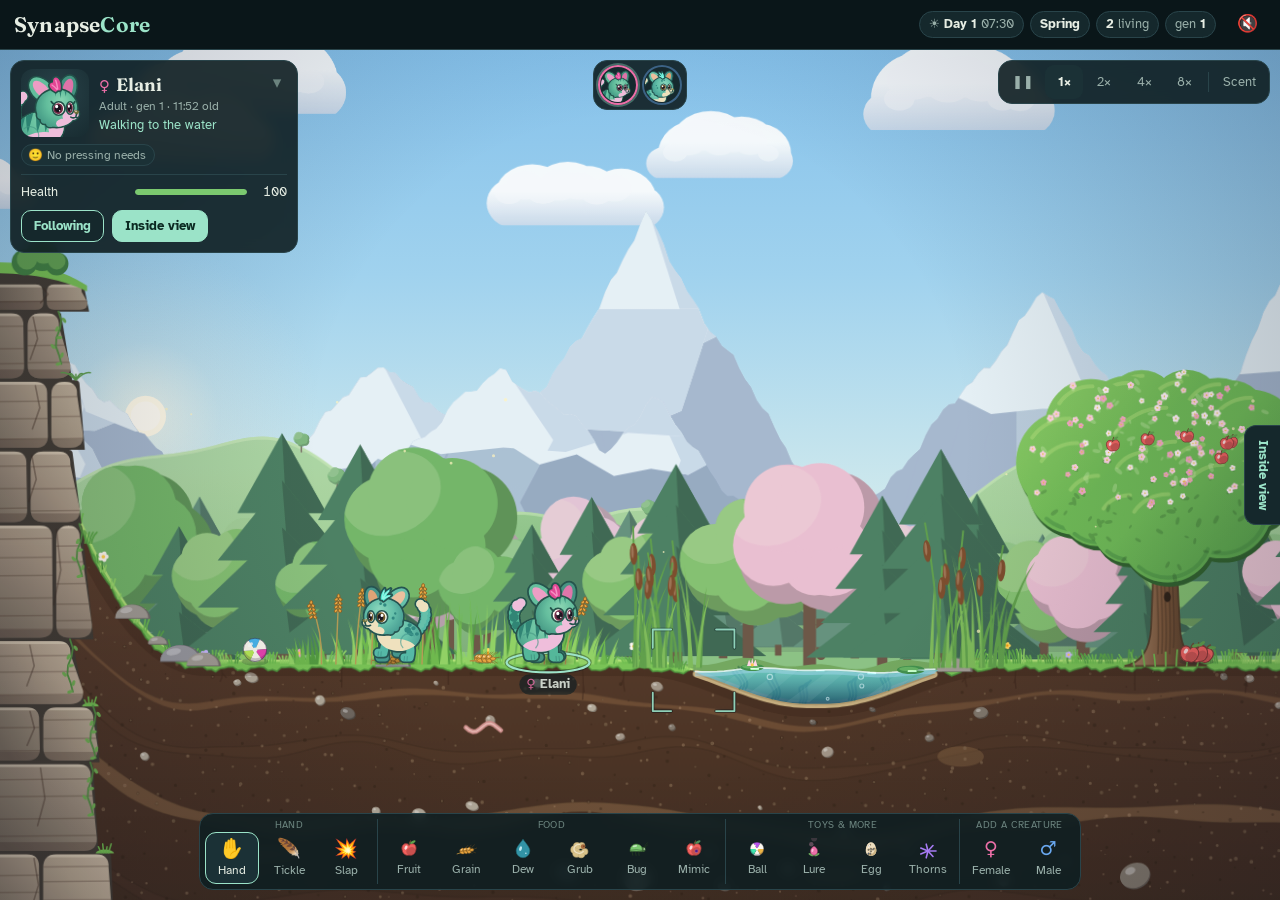
<file: index.html>
<!DOCTYPE html>
<html lang="en">
<head>
  <meta charset="UTF-8" />
  <meta name="viewport" content="width=device-width, initial-scale=1, viewport-fit=cover" />
  <title>SynapseCore</title>
  <link rel="preconnect" href="https://fonts.googleapis.com">
  <link rel="preconnect" href="https://fonts.gstatic.com" crossorigin>
  <link href="https://fonts.googleapis.com/css2?family=Atkinson+Hyperlegible:wght@400;700&family=Fraunces:opsz,wght@9..144,500;9..144,650&display=swap" rel="stylesheet">
  <link rel="stylesheet" href="styles/app.css">
</head>
<body>
  <header class="topbar">
    <div class="wordmark">Synapse<span>Core</span></div>
    <div class="status">
      <span class="chip" title="Day and time of day"><span id="timeIcon" aria-hidden="true">☀</span> <b id="statDay">Day 1</b> <span id="statTime">07:12</span></span>
      <span class="chip" title="Season"><b id="statSeason">Spring</b></span>
      <span class="chip" title="Creatures alive"><b id="statPop">0</b> living</span>
      <span class="chip" title="The latest generation alive">gen <b id="statGen">1</b></span>
      <span class="chip hidden" id="statSpeedChip" title="The computer can't keep up with the chosen speed"><b id="statSpeed">8×</b></span>
    </div>
    <button id="soundBtn" class="icon-btn" aria-label="Turn sound on" title="Sound on or off">🔇</button>
  </header>

  <div id="stage">
    <main id="arena">
      <canvas id="worldCanvas" aria-label="The world. Tap a creature to follow it; drag to carry things; pick a tool below to tickle, slap or drop things."></canvas>

      <div id="creatureCard" class="float">
        <div class="card-top">
          <canvas id="portrait" aria-hidden="true"></canvas>
          <div class="card-id">
            <div class="card-name-row"><span class="sex-glyph" id="cardSex"></span><span class="card-title" id="cardName">Nobody</span></div>
            <div class="card-sub" id="cardSub"></div>
            <div class="doing" id="cardDoing"></div>
          </div>
          <button class="icon-btn small" id="cardToggle" aria-expanded="true" aria-label="Show or hide details" title="Show or hide details"><span class="chev">▾</span></button>
        </div>
        <div class="card-needs" id="cardNeeds" aria-label="Needs"></div>
        <div class="card-events" id="cardEvents" aria-label="What just happened to it"></div>
        <div class="card-more">
          <div class="bars compact-bars" id="cardDrives"></div>
          <div class="row-btns">
            <button class="btn small" id="followBtn" aria-pressed="true">Following</button>
            <button class="btn small primary" id="insideBtn">Inside view</button>
          </div>
        </div>
      </div>

      <div id="strip" class="float" aria-label="Everyone in the world"></div>

      <div id="playback" class="float" role="group" aria-label="Playback">
        <button class="seg" id="pauseBtn" aria-label="Pause" aria-pressed="false" title="Pause or resume (Space)">❚❚</button>
        <button class="seg" data-speed="1" aria-pressed="true" title="Normal speed (1)">1×</button>
        <button class="seg" data-speed="2" aria-pressed="false" title="Twice as fast (2)">2×</button>
        <button class="seg" data-speed="4" aria-pressed="false" title="Four times as fast (3)">4×</button>
        <button class="seg" data-speed="8" aria-pressed="false" title="Eight times as fast (4)">8×</button>
        <span class="divider"></span>
        <button class="seg" id="scentBtn" aria-pressed="false" title="Show the scents in the air">Scent</button>
      </div>

      <div id="log" aria-live="polite"></div>

      <div id="toolbar" class="float" role="toolbar" aria-label="Hand, food, toys and new creatures">
        <div id="toolTray"></div>
      </div>

      <div id="toast" class="float hidden" role="status" aria-live="polite"></div>

      <button id="labOpenBtn" aria-controls="labPanel" aria-expanded="false">Inside view</button>
    </main>

    <aside id="labPanel" aria-label="Inside view">
      <div id="sheetHandle" role="button" tabindex="0" aria-label="Drag or tap to resize the inside view"><span></span></div>
      <div id="labInner">
        <nav class="tabs" role="tablist">
          <button class="tab" role="tab" data-deck="body" aria-selected="true"><span aria-hidden="true">🫀</span><span class="tab-text">Body</span></button>
          <button class="tab" role="tab" data-deck="brain" aria-selected="false"><span aria-hidden="true">🧠</span><span class="tab-text">Brain</span></button>
          <button class="tab" role="tab" data-deck="genes" aria-selected="false"><span aria-hidden="true">🧬</span><span class="tab-text">Genes</span></button>
          <button class="tab" role="tab" data-deck="family" aria-selected="false"><span aria-hidden="true">🌳</span><span class="tab-text">Family</span></button>
          <button class="tab" role="tab" data-deck="world" aria-selected="false"><span aria-hidden="true">🌿</span><span class="tab-text">World</span></button>
          <button class="icon-btn" id="labCloseBtn" aria-label="Close inside view">✕</button>
        </nav>

        <p class="empty no-creature deck-empty">Nobody is being followed. Tap a creature in the world.</p>

        <!-- Body -->
        <div class="deck" id="deck-body" role="tabpanel">
          <div class="deck-intro needs-creature">
            <h2>Body</h2>
            <p class="life-line" id="lifeLine"></p>
          </div>
          <section class="block needs-creature"><h3>Drives</h3>
            <p class="note">Chemicals made by its body. A drive rises when a need goes unmet; relief turns it into reward.</p>
            <div class="bars two-col" id="barsDrives"></div>
          </section>
          <section class="block needs-creature"><h3>The last two minutes</h3>
            <div class="chart-frame"><canvas id="historyCanvas" aria-label="Drive history"></canvas></div>
            <div class="legend" id="historyLegend"></div>
          </section>
          <section class="block needs-creature"><h3>Feelings</h3>
            <p class="note">Reward and punishment are what the brain learns from.</p>
            <div class="bars" id="barsFeelings"></div>
          </section>
          <section class="block needs-creature"><h3>Vitals</h3><div class="bars" id="barsVitals"></div></section>
          <section class="block needs-creature"><h3>Energy</h3><div class="bars" id="barsEnergy"></div></section>
          <section class="block needs-creature"><h3>Food and water</h3><div class="bars two-col" id="barsNutrients"></div></section>
          <section class="block needs-creature"><h3>Hormones</h3><div class="bars two-col" id="barsHormones"></div></section>
          <section class="block needs-creature"><h3>Other chemicals</h3><div class="bars" id="barsOther"></div></section>
        </div>

        <!-- Brain -->
        <div class="deck hidden" id="deck-brain" role="tabpanel">
          <div class="deck-intro needs-creature">
            <h2>Brain</h2>
            <p id="brainCounts"></p>
          </div>
          <section class="mind needs-creature" aria-label="What its brain is doing now"><div id="mindRows"></div></section>
          <div class="brain-tools needs-creature">
            <button class="seg-btn" id="wiringBtn" aria-pressed="false">All wiring</button>
          </div>
          <div class="brain-frame needs-creature"><canvas id="brainCanvas" aria-label="Brain map. Tap a cell or a region to look inside."></canvas></div>
          <div class="legend needs-creature">
            <span><i class="ring" style="border-color:var(--accent)"></i>looking at</span>
            <span><i class="ring" style="border-color:var(--energy)"></i>doing</span>
            <span><i style="background:var(--pulse)"></i>signal travelling</span>
            <span><i class="line" style="background:var(--water)"></i>excites</span>
            <span><i class="line" style="background:var(--stress)"></i>holds back</span>
            <span><i style="background:var(--joy)"></i>reward signal</span>
            <span><i style="background:var(--stress)"></i>punishment signal</span>
          </div>
          <div class="neuron-card needs-creature">
            <div class="empty" id="neuronEmpty">Tap a cell or a region in the brain above to look inside it.</div>
            <div id="regionDetail" class="hidden">
              <div class="neuron-head"><span class="neuron-name" id="regionName"></span><span class="neuron-lobe" id="regionSize"></span></div>
              <p class="role" id="regionAbout"></p>
              <div class="facts" id="regionFacts"></div>
              <div class="row-btns"><button class="btn" id="clearRegionBtn">Deselect</button></div>
            </div>
            <div id="neuronDetail" class="hidden">
              <div class="neuron-head"><span class="neuron-name" id="neuronName"></span><span class="neuron-lobe" id="neuronLobe"></span></div>
              <p class="role" id="neuronRole"></p>
              <div class="facts" id="neuronFacts"></div>
              <div class="row-btns">
                <button class="btn primary" id="stimulateBtn">Stimulate</button>
                <button class="btn" id="clearNeuronBtn">Deselect</button>
              </div>
              <div class="links" id="neuronLinks"></div>
            </div>
          </div>
          <section class="block needs-creature">
            <h3 id="scopeTitle">Charge</h3>
            <p class="note">Its membrane charge over the last two seconds; it stops while paused. It fires when the line reaches the dashed threshold.</p>
            <div class="scope-frame"><canvas id="scopeCanvas" aria-label="Membrane potential"></canvas></div>
          </section>
          <section class="block needs-creature">
            <h3>Muscles</h3>
            <p class="note">How often each muscle's cell fires. The muscles compete: the winner is what it has decided to do.</p>
            <div class="bars two-col" id="barsMuscles"></div>
          </section>
          <section class="block needs-creature">
            <h3>What it has learned</h3>
            <p class="note">What sights and smells have come to predict, learned in life. Everything starts out meaning nothing.</p>
            <div class="learned" id="learnedList"></div>
          </section>
        </div>

        <!-- Genes -->
        <div class="deck hidden" id="deck-genes" role="tabpanel">
          <div class="deck-intro needs-creature">
            <h2>Genes</h2>
            <p id="genesSummary"></p>
          </div>
          <section class="block needs-creature"><h3>What its genes built</h3><div class="traits" id="traitList"></div></section>
          <section class="block needs-creature"><h3>Mutations</h3><div class="mutations" id="mutationList"></div></section>
          <div class="gene-find needs-creature">
            <input type="search" id="geneFilter" placeholder="Find a gene: hunger, tickled, sight…" aria-label="Find a gene" autocomplete="off">
            <span class="note" id="geneFilterCount"></span>
          </div>
          <details class="gene-group needs-creature" open><summary>Body <span class="count" id="genes-body-count"></span></summary><div class="genes" id="genes-body"></div></details>
          <details class="gene-group needs-creature"><summary>Brain <span class="count" id="genes-brain-count"></span></summary><div class="genes" id="genes-brain"></div></details>
          <details class="gene-group needs-creature"><summary>Chemistry <span class="count" id="genes-chemistry-count"></span></summary><div class="genes" id="genes-chemistry"></div></details>
          <details class="gene-group needs-creature"><summary>Instincts <span class="count" id="genes-instinct-count"></span></summary>
            <p class="note">Dreamt while asleep: the inputs, then the action, then the feeling, so it learns them without living them.</p>
            <div class="genes" id="genes-instinct"></div></details>
          <details class="dna needs-creature">
            <summary>Raw DNA</summary>
            <p class="note">A gene is read only where a promoter byte (A5, underlined) sits in front of it. Dim bytes are silent DNA that mutation can turn into new genes.</p>
            <div class="dna-grid" id="dnaGrid"></div>
          </details>
        </div>

        <!-- Family -->
        <div class="deck hidden" id="deck-family" role="tabpanel">
          <div class="deck-intro needs-creature">
            <h2>Family</h2>
            <p id="familyLine"></p>
            <button class="btn small hidden" id="familyBackBtn"></button>
          </div>
          <section class="block needs-creature"><h3>Family tree</h3>
            <p class="note">Tap a relative: the living are followed, the dead show their own family.</p>
            <div class="tree-frame"><canvas id="familyCanvas" aria-label="Family tree: parents and grandparents above, brothers, sisters and mates beside, children and grandchildren below. The lists under it name everyone."></canvas></div>
          </section>
          <section class="block needs-creature"><h3>Parents</h3><div class="roster" id="familyParents"></div></section>
          <section class="block needs-creature"><h3>Grandparents</h3><div class="roster" id="familyGrandparents"></div></section>
          <section class="block needs-creature"><h3>Brothers and sisters</h3><div class="roster" id="familySiblings"></div></section>
          <section class="block needs-creature"><h3>Children</h3><div class="roster" id="familyChildren"></div></section>
          <section class="block needs-creature"><h3>Grandchildren</h3><div class="roster" id="familyGrandchildren"></div></section>
        </div>

        <!-- World -->
        <div class="deck hidden" id="deck-world" role="tabpanel">
          <div class="deck-intro">
            <h2>World</h2>
            <p id="worldLine"></p>
          </div>
          <div class="tiles" id="worldTiles"></div>
          <p class="note" id="deathBreakdown"></p>
          <section class="block"><h3>Population</h3><div class="chart-frame small"><canvas id="popCanvas" aria-label="Population over time"></canvas></div></section>
          <section class="block"><h3>Living now</h3><div class="roster" id="roster"></div></section>
          <div class="row-btns"><button class="btn" id="skipSeasonBtn">Skip to the next season</button></div>
        </div>
      </div>
    </aside>
  </div>

  <!-- Plain scripts, in dependency order (no build step: the page opens straight from disk).
       Scripts marked data-headless don't touch the page; tests/load.js loads them, in this order, into Node for the tests and tools.
       dev/world-lab.html and dev/creature-lab.html load this same list up to the drawing scripts (the world lab adds src/ui/hand.js): keep them in step. -->
  <script src="src/core/evo.js" data-headless></script>
  <script src="src/core/clock.js" data-headless></script>
  <script src="src/core/diffusion.js" data-headless></script>
  <script src="src/sim/constants.js" data-headless></script>
  <script src="src/sim/genome.js" data-headless></script>
  <script src="src/sim/biochem.js" data-headless></script>
  <script src="src/sim/brain.js" data-headless></script>
  <script src="src/sim/founder.js" data-headless></script>
  <script src="src/sim/founder-brain.js" data-headless></script>
  <script src="src/sim/founder-chem.js" data-headless></script>
  <script src="src/sim/body.js" data-headless></script>
  <script src="src/sim/senses.js" data-headless></script>
  <script src="src/sim/muscles.js" data-headless></script>
  <script src="src/sim/creature.js" data-headless></script>
  <script src="src/sim/landscape.js" data-headless></script>
  <script src="src/sim/world.js" data-headless></script>
  <script src="src/audio/synth.js"></script>
  <script src="src/render/theme.js"></script>
  <script src="src/render/canvas.js"></script>
  <script src="src/render/pose.js" data-headless></script>
  <script src="src/render/creature-art.js"></script>
  <script src="src/render/season.js"></script>
  <script src="src/render/sky.js"></script>
  <script src="src/render/item-art.js"></script>
  <script src="src/render/painters/palette.js"></script>
  <script src="src/render/painters/terrain.js"></script>
  <script src="src/render/painters/plants.js"></script>
  <script src="src/render/painters/rocks.js"></script>
  <script src="src/render/water.js"></script>
  <script src="src/render/weather.js"></script>
  <script src="src/render/hand-art.js"></script>
  <script src="src/render/cues.js"></script>
  <script src="src/render/world-view.js"></script>
  <script src="src/render/brain-view.js"></script>
  <script src="src/render/family-view.js"></script>
  <script src="src/render/charts.js"></script>
  <script src="src/ui/text.js" data-headless></script>
  <script src="src/ui/kin.js" data-headless></script>
  <script src="src/ui/helpers.js"></script>
  <script src="src/ui/hand.js"></script>
  <script src="src/ui/inspector.js"></script>
  <script src="src/ui/status.js"></script>
  <script src="src/ui/card.js"></script>
  <script src="src/ui/strip.js"></script>
  <script src="src/ui/layout.js"></script>
  <script src="src/ui/toolbar.js"></script>
  <script src="src/ui/keyboard.js"></script>
  <script src="src/ui/app.js"></script>
  <script>Evo.bootApp();</script>
</body>
</html>
</file>
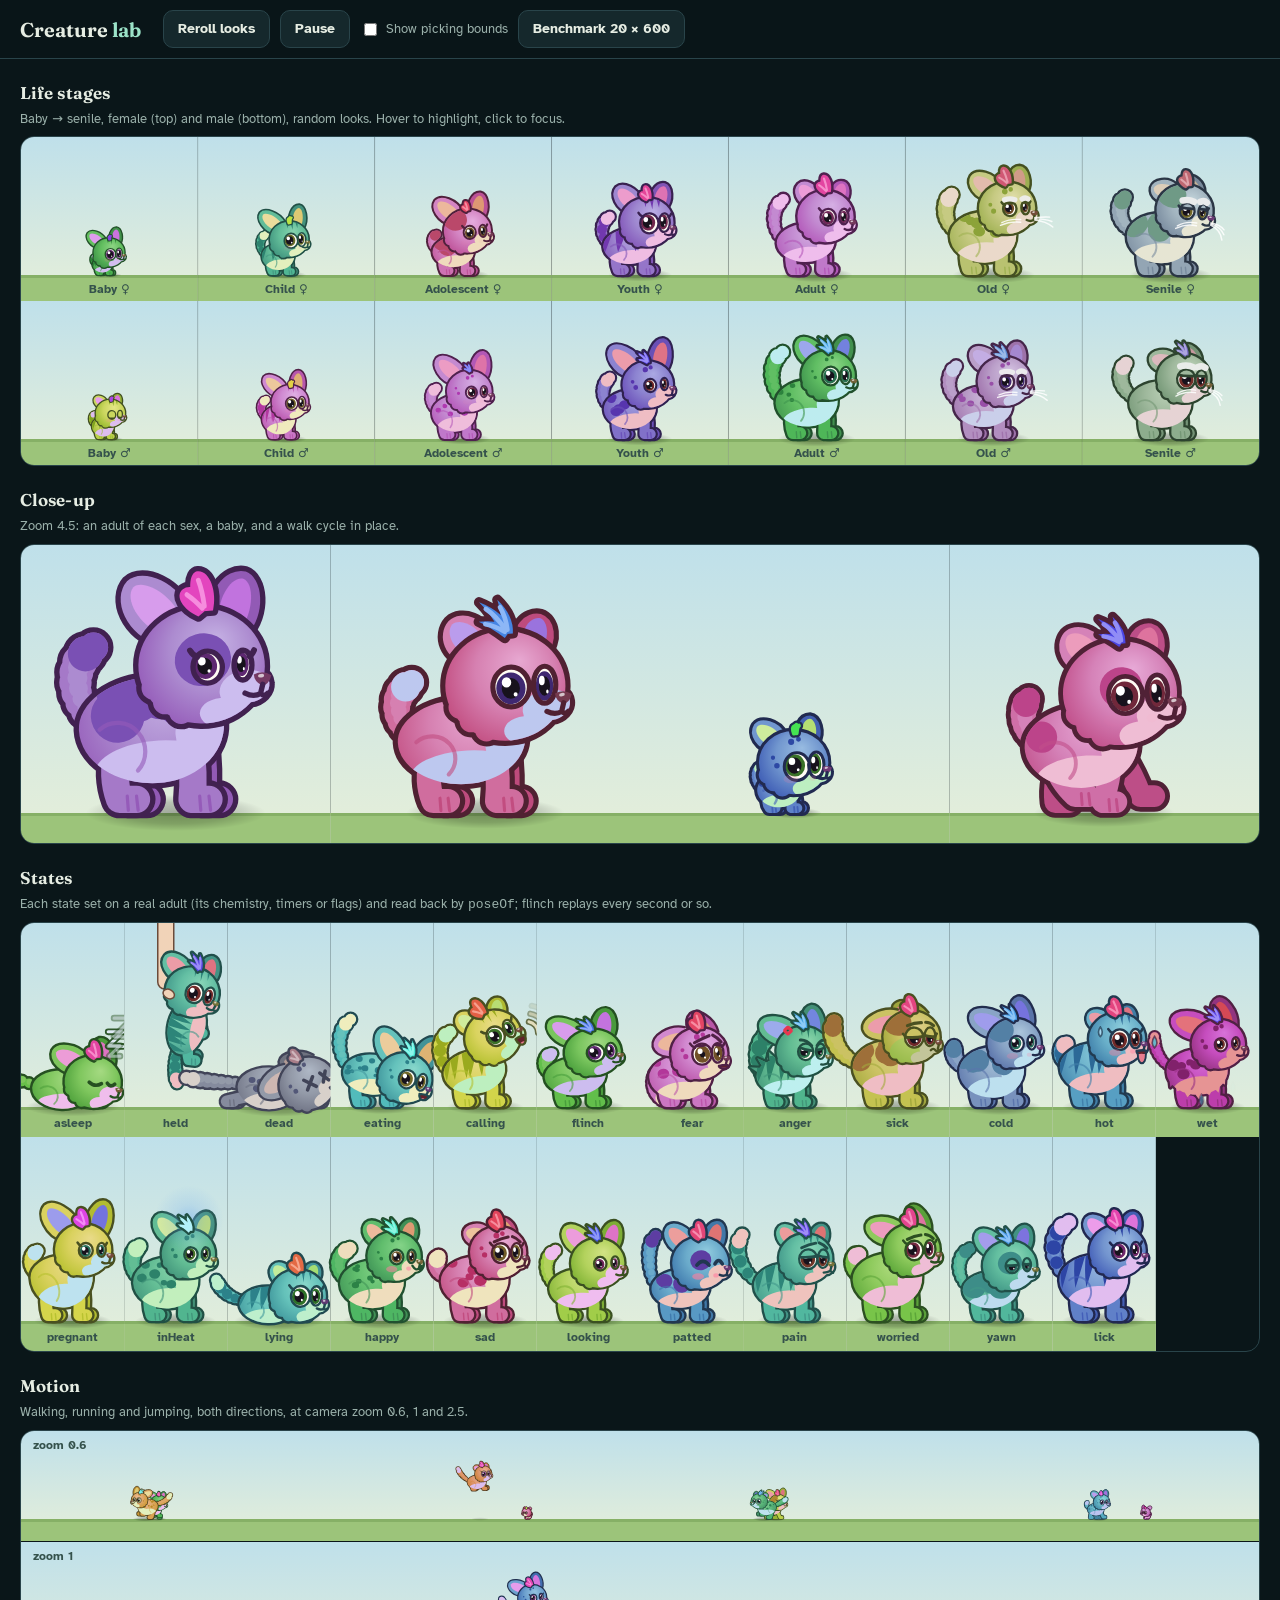
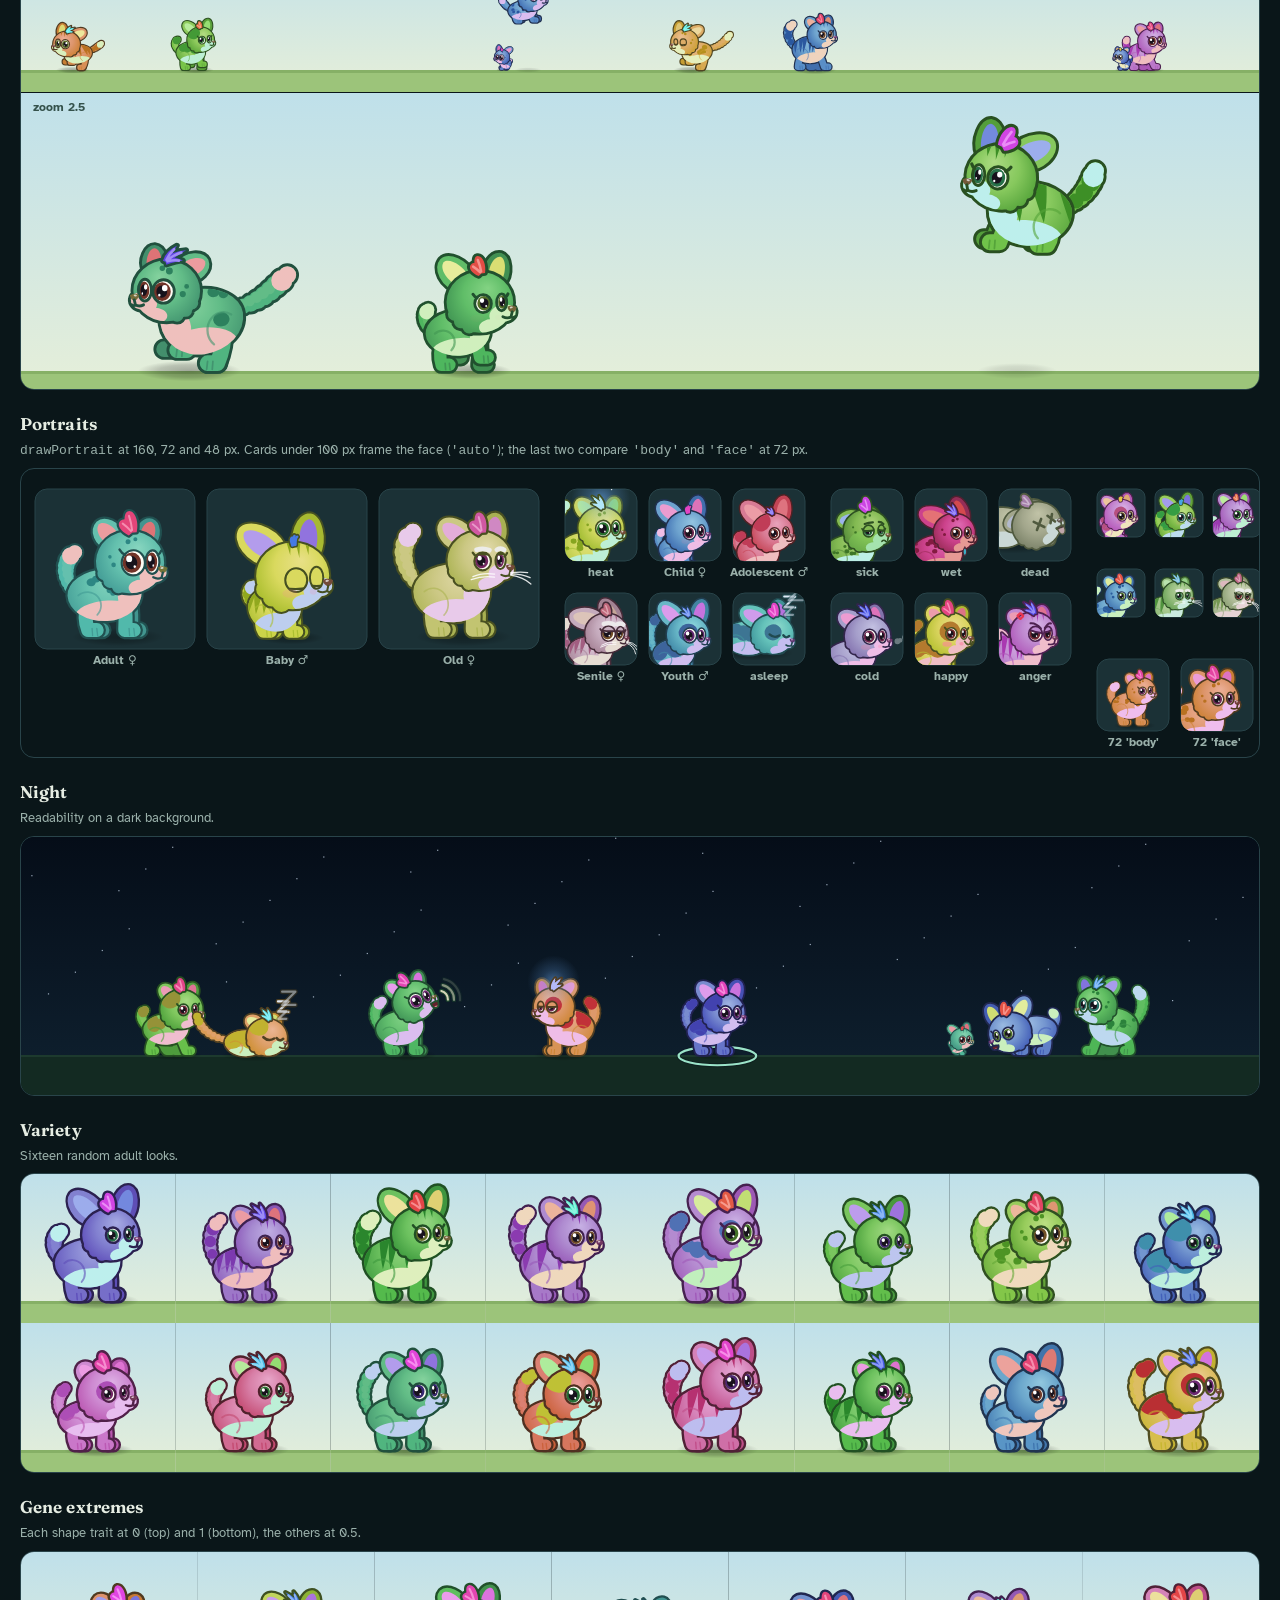
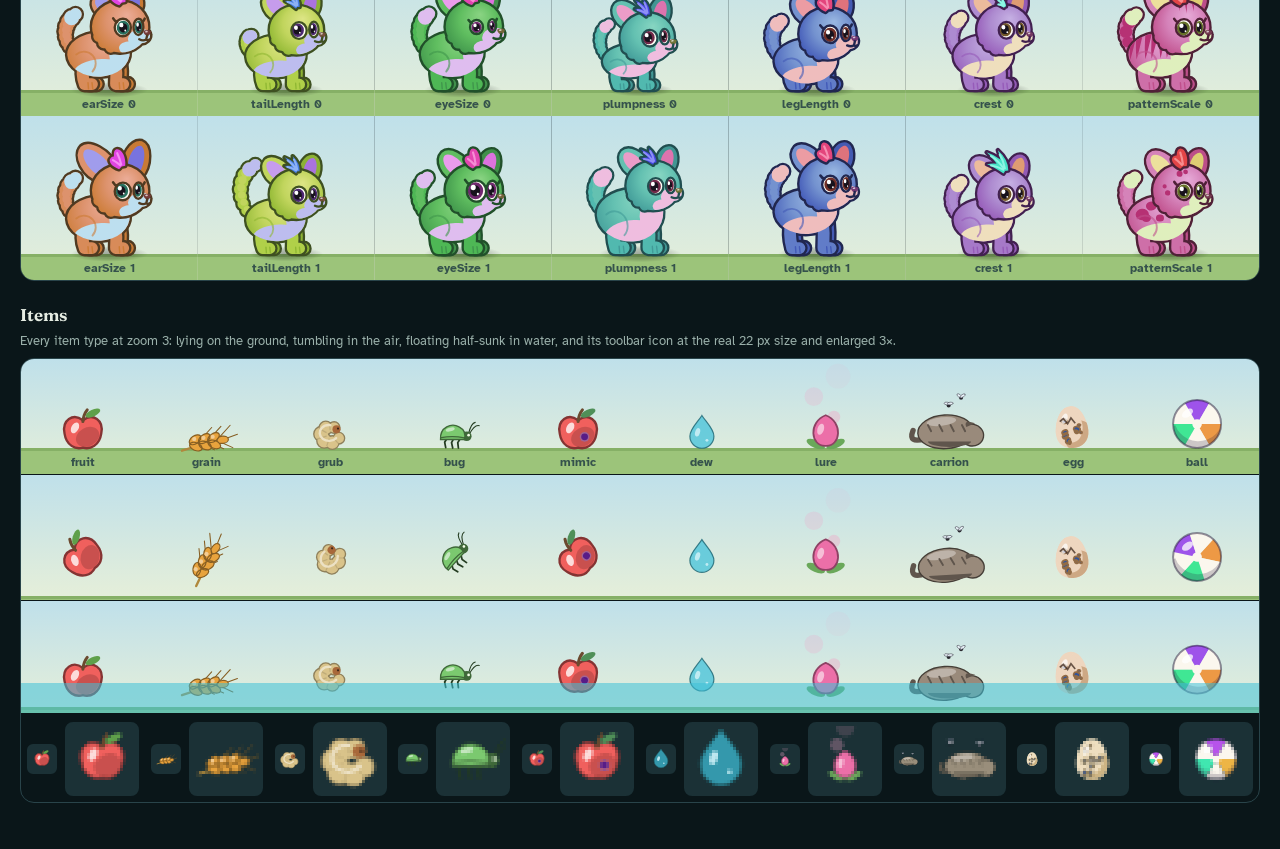
<file: dev/creature-lab.html>
<!DOCTYPE html>
<html lang="en">
<head>
  <meta charset="UTF-8" />
  <meta name="viewport" content="width=device-width, initial-scale=1" />
  <title>Creature lab · SynapseCore</title>
  <link rel="preconnect" href="https://fonts.googleapis.com">
  <link rel="preconnect" href="https://fonts.gstatic.com" crossorigin>
  <link href="https://fonts.googleapis.com/css2?family=Atkinson+Hyperlegible:wght@400;700&family=Fraunces:opsz,wght@9..144,500;9..144,650&display=swap" rel="stylesheet">
  <link rel="stylesheet" href="../styles/app.css">
  <style>
    /* The app locks the page to the viewport; the lab scrolls */
    html, body { height: auto; }
    body { display: block; overflow: auto; padding: 0 0 48px; }
    .lab-head { position: sticky; top: 0; z-index: 5; display: flex; align-items: center; gap: 10px; flex-wrap: wrap;
      padding: 10px 20px; background: rgba(10, 22, 25, 0.94); border-bottom: 1px solid var(--line); }
    .lab-head h1 { font-family: var(--display); font-weight: 650; font-size: 20px; margin: 0 12px 0 0; }
    .lab-head h1 span { color: var(--accent); }
    .lab-head label { display: flex; align-items: center; gap: 6px; font-size: 13px; color: var(--muted); }
    #benchOut { font: 12.5px/1.3 var(--mono); color: var(--accent); }
    main { max-width: 1400px; margin: 0 auto; padding: 0 20px; }
    section { margin-top: 22px; }
    section h2 { font-size: 17px; margin-bottom: 4px; }
    section p { margin: 0 0 8px; color: var(--muted); font-size: 13px; }
    canvas.scene { display: block; width: 100%; border-radius: var(--r-md); border: 1px solid var(--line); touch-action: none; }
    #stages { height: 330px; }
    #closeup { height: 300px; }
    #states { height: 430px; }
    #motion { height: 560px; }
    #portraits { height: 290px; }
    #night { height: 260px; }
    #variety { height: 300px; }
    #extremes { height: 330px; }
    #items { height: 445px; }
  </style>
</head>
<body>
  <header class="lab-head">
    <h1>Creature <span>lab</span></h1>
    <button class="btn" id="rerollBtn">Reroll looks</button>
    <button class="btn" id="pauseBtn" aria-pressed="false">Pause</button>
    <label><input type="checkbox" id="boundsChk"> Show picking bounds</label>
    <button class="btn" id="benchBtn">Benchmark 20 × 600</button>
    <span id="benchOut"></span>
  </header>
  <main>
    <section>
      <h2>Life stages</h2>
      <p>Baby → senile, female (top) and male (bottom), random looks. Hover to highlight, click to focus.</p>
      <canvas class="scene" id="stages"></canvas>
    </section>
    <section>
      <h2>Close-up</h2>
      <p>Zoom 4.5: an adult of each sex, a baby, and a walk cycle in place.</p>
      <canvas class="scene" id="closeup"></canvas>
    </section>
    <section>
      <h2>States</h2>
      <p>Each state set on a real adult (its chemistry, timers or flags) and read back by <code>poseOf</code>; flinch replays every second or so.</p>
      <canvas class="scene" id="states"></canvas>
    </section>
    <section>
      <h2>Motion</h2>
      <p>Walking, running and jumping, both directions, at camera zoom 0.6, 1 and 2.5.</p>
      <canvas class="scene" id="motion"></canvas>
    </section>
    <section>
      <h2>Portraits</h2>
      <p><code>drawPortrait</code> at 160, 72 and 48 px. Cards under 100 px frame the face (<code>'auto'</code>); the last two compare <code>'body'</code> and <code>'face'</code> at 72 px.</p>
      <canvas class="scene" id="portraits"></canvas>
    </section>
    <section>
      <h2>Night</h2>
      <p>Readability on a dark background.</p>
      <canvas class="scene" id="night"></canvas>
    </section>
    <section>
      <h2>Variety</h2>
      <p>Sixteen random adult looks.</p>
      <canvas class="scene" id="variety"></canvas>
    </section>
    <section>
      <h2>Gene extremes</h2>
      <p>Each shape trait at 0 (top) and 1 (bottom), the others at 0.5.</p>
      <canvas class="scene" id="extremes"></canvas>
    </section>
    <section>
      <h2>Items</h2>
      <p>Every item type at zoom 3: lying on the ground, tumbling in the air, floating half-sunk in water, and its toolbar icon at the real 22 px size and enlarged 3×.</p>
      <canvas class="scene" id="items"></canvas>
    </section>
  </main>

  <!-- The same src/ scripts as index.html, in the same order (keep the two lists in step); the lab
       needs none of the ui scripts -->
  <script src="../src/core/evo.js"></script>
  <script src="../src/core/clock.js"></script>
  <script src="../src/core/diffusion.js"></script>
  <script src="../src/sim/constants.js"></script>
  <script src="../src/sim/genome.js"></script>
  <script src="../src/sim/biochem.js"></script>
  <script src="../src/sim/brain.js"></script>
  <script src="../src/sim/founder.js"></script>
  <script src="../src/sim/founder-brain.js"></script>
  <script src="../src/sim/founder-chem.js"></script>
  <script src="../src/sim/body.js"></script>
  <script src="../src/sim/senses.js"></script>
  <script src="../src/sim/muscles.js"></script>
  <script src="../src/sim/creature.js"></script>
  <script src="../src/sim/landscape.js"></script>
  <script src="../src/sim/world.js"></script>
  <script src="../src/audio/synth.js"></script>
  <script src="../src/render/theme.js"></script>
  <script src="../src/render/canvas.js"></script>
  <script src="../src/render/pose.js"></script>
  <script src="../src/render/creature-art.js"></script>
  <script src="../src/render/season.js"></script>
  <script src="../src/render/sky.js"></script>
  <script src="../src/render/item-art.js"></script>
  <script src="../src/render/painters/palette.js"></script>
  <script src="../src/render/painters/terrain.js"></script>
  <script src="../src/render/painters/plants.js"></script>
  <script src="../src/render/painters/rocks.js"></script>
  <script src="../src/render/water.js"></script>
  <script src="../src/render/weather.js"></script>
  <script src="../src/render/hand-art.js"></script>
  <script src="../src/render/cues.js"></script>
  <script src="../src/render/world-view.js"></script>
  <script src="../src/render/brain-view.js"></script>
  <script src="../src/render/family-view.js"></script>
  <script src="creature-lab.js"></script>
</body>
</html>
</file>
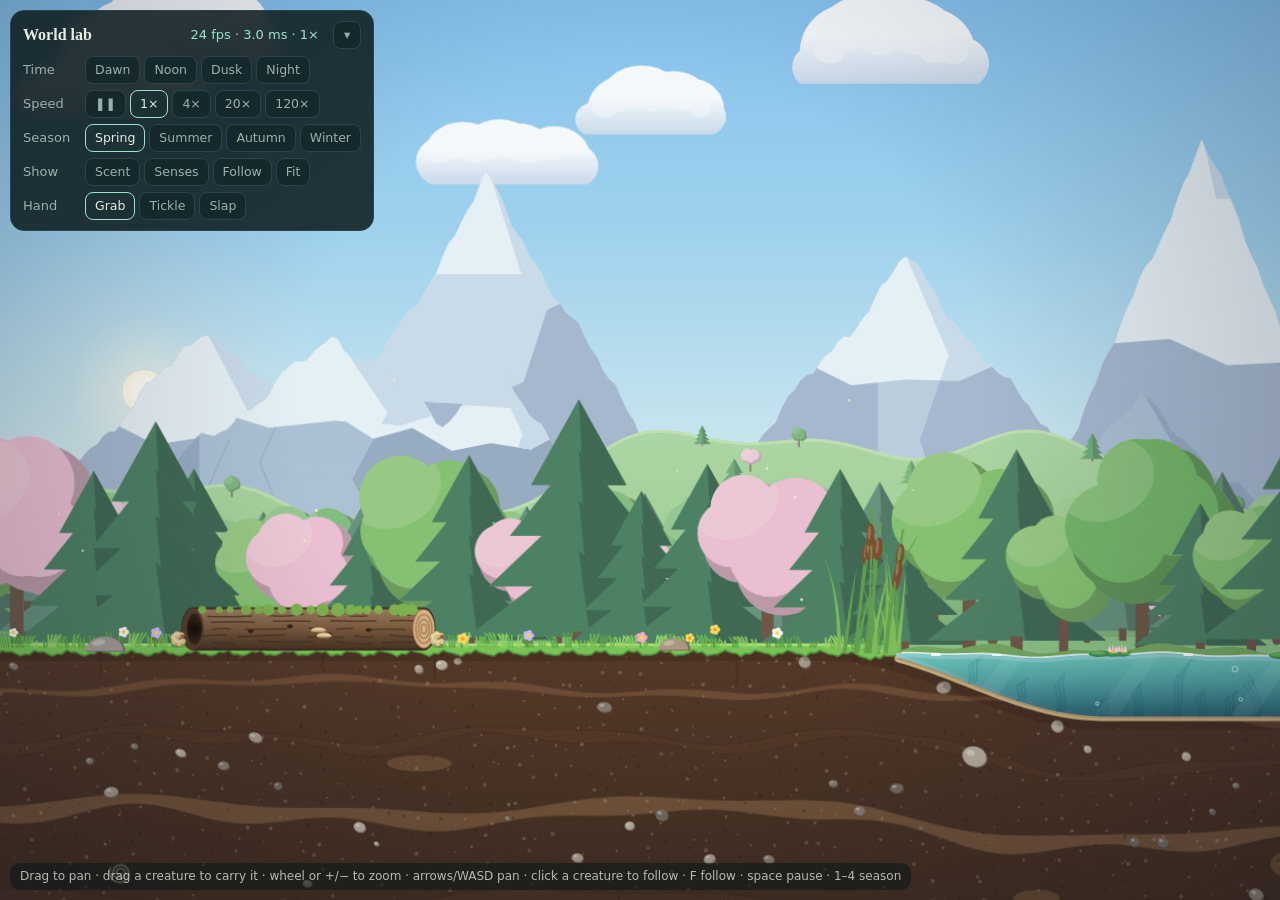
<file: dev/world-lab.html>
<!DOCTYPE html>
<html lang="en">
<head>
  <meta charset="UTF-8" />
  <meta name="viewport" content="width=device-width, initial-scale=1, viewport-fit=cover" />
  <title>World lab · SynapseCore</title>
  <link rel="stylesheet" href="../styles/app.css">
  <style>
    html, body { height: 100%; }
    body { display: block; background: #0a1619; }
    #world { position: fixed; inset: 0; width: 100%; height: 100%; display: block; touch-action: none; cursor: none; }
    #panel { position: fixed; top: 10px; left: 10px; z-index: 5; display: grid; gap: 7px; padding: 10px 12px; max-width: calc(100% - 20px);
      background: rgba(15, 30, 34, 0.88); border: 1px solid var(--line); border-radius: 14px; backdrop-filter: blur(6px); -webkit-backdrop-filter: blur(6px);
      font-size: 13px; color: var(--muted); user-select: none; }
    #panel.collapsed .rows { display: none; }
    .head { display: flex; align-items: center; gap: 10px; }
    .head b { color: var(--text); font-family: var(--display); font-size: 16px; }
    #fps { margin-left: auto; font-variant-numeric: tabular-nums; color: var(--accent); }
    .rows { display: grid; gap: 6px; }
    .row { display: flex; flex-wrap: wrap; align-items: center; gap: 4px; }
    .row > span { width: 58px; flex: 0 0 auto; }
    #panel button { height: 28px; padding: 0 9px; border-radius: 8px; background: var(--panel); border: 1px solid var(--line); color: var(--muted); font-size: 12.5px; }
    #panel button:hover { color: var(--text); }
    #panel button[aria-pressed="true"] { background: var(--panel-raised); color: var(--text); border-color: var(--accent); }
    #collapse { margin-left: 4px; width: 28px; padding: 0 !important; }
    #hint { position: fixed; left: 10px; bottom: 10px; z-index: 5; font-size: 12px; color: rgba(230, 237, 227, 0.75); background: rgba(10, 22, 25, 0.55);
      padding: 5px 10px; border-radius: 10px; pointer-events: none; }
    .noui #panel, .noui #hint { display: none; }
    @media (max-width: 520px) { .row > span { width: 100%; } #hint { display: none; } }
  </style>
</head>
<body>
  <canvas id="world" aria-label="World lab: drag to pan, drag a creature to carry it, wheel to zoom, click a creature to follow it"></canvas>
  <div id="panel">
    <div class="head"><b>World lab</b><span id="fps">– fps</span><button id="collapse" aria-label="Collapse panel">▾</button></div>
    <div class="rows">
      <div class="row"><span>Time</span>
        <button data-phase="0.255">Dawn</button><button data-phase="0.5">Noon</button><button data-phase="0.745">Dusk</button><button data-phase="0.0">Night</button>
      </div>
      <div class="row"><span>Speed</span>
        <button data-speed="0">❚❚</button><button data-speed="1">1×</button><button data-speed="4">4×</button><button data-speed="20">20×</button><button data-speed="120">120×</button>
      </div>
      <div class="row"><span>Season</span>
        <button data-season="0">Spring</button><button data-season="1">Summer</button><button data-season="2">Autumn</button><button data-season="3">Winter</button>
      </div>
      <div class="row"><span>Show</span>
        <button id="scentBtn" aria-pressed="false">Scent</button><button id="sensesBtn" aria-pressed="false">Senses</button><button id="followBtn" aria-pressed="false">Follow</button><button id="fitBtn">Fit</button>
      </div>
      <div class="row"><span>Hand</span>
        <button data-hand="grab">Grab</button><button data-hand="pat">Tickle</button><button data-hand="slap">Slap</button>
      </div>
    </div>
  </div>
  <div id="hint">Drag to pan · drag a creature to carry it · wheel or +/− to zoom · arrows/WASD pan · click a creature to follow · F follow · space pause · 1–4 season</div>

  <!-- The same src/ scripts as index.html, in the same order (keep the two lists in step); of the
       ui scripts the lab needs only the hand -->
  <script src="../src/core/evo.js"></script>
  <script src="../src/core/clock.js"></script>
  <script src="../src/core/diffusion.js"></script>
  <script src="../src/sim/constants.js"></script>
  <script src="../src/sim/genome.js"></script>
  <script src="../src/sim/biochem.js"></script>
  <script src="../src/sim/brain.js"></script>
  <script src="../src/sim/founder.js"></script>
  <script src="../src/sim/founder-brain.js"></script>
  <script src="../src/sim/founder-chem.js"></script>
  <script src="../src/sim/body.js"></script>
  <script src="../src/sim/senses.js"></script>
  <script src="../src/sim/muscles.js"></script>
  <script src="../src/sim/creature.js"></script>
  <script src="../src/sim/landscape.js"></script>
  <script src="../src/sim/world.js"></script>
  <script src="../src/audio/synth.js"></script>
  <script src="../src/render/theme.js"></script>
  <script src="../src/render/canvas.js"></script>
  <script src="../src/render/pose.js"></script>
  <script src="../src/render/creature-art.js"></script>
  <script src="../src/render/season.js"></script>
  <script src="../src/render/sky.js"></script>
  <script src="../src/render/item-art.js"></script>
  <script src="../src/render/painters/palette.js"></script>
  <script src="../src/render/painters/terrain.js"></script>
  <script src="../src/render/painters/plants.js"></script>
  <script src="../src/render/painters/rocks.js"></script>
  <script src="../src/render/water.js"></script>
  <script src="../src/render/weather.js"></script>
  <script src="../src/render/hand-art.js"></script>
  <script src="../src/render/cues.js"></script>
  <script src="../src/render/world-view.js"></script>
  <script src="../src/render/brain-view.js"></script>
  <script src="../src/render/family-view.js"></script>
  <script src="../src/ui/hand.js"></script>
  <script src="world-lab.js"></script>
</body>
</html>
</file>
<file: styles/app.css>
/* ===== Tokens: colour always means the same thing (map, bars, brain) =====
   The canvas renderers read these same variables (Evo.theme, once, on first use), so a
   colour changed here changes everywhere. */
:root {
  --pond: #0f1e22; --pond-deep: #0a1619; --panel: #15282c; --panel-raised: #1b3136;
  --line: #29444a; --text: #e6ede3; --muted: #9ab0aa; --faint: #6b837e; --accent: #9be3c8;
  --fruit: #f0605d; --grain: #e8a33d; --water: #3fc1d9; --protein: #7bc96f; --fat: #d9b26a;
  --grub: #d9c38a; --carrion: #8f8a84; --mimic-spot: #581c87; --alarm: #fb923c;
  --energy: #f5c542; --toxin: #a77bf3; --injury: #e86fa8; --joy: #ffb86b; --stress: #f0607a;
  --female: #ec6fa8; --male: #6aa8f0; --gas: #e2e8f0; --pulse: #fde68a; --copy: #c4b5fd;
  /* Drives that would otherwise share a colour (each line in the drive chart needs its own) */
  --sleepy: #7aa7f0; --bored: #4fd1a5; --lonely: #f29ac0; --cold: #c4e4ff; --nausea: #a3c94a; --crowded: #e8925a;
  --ui: 'Atkinson Hyperlegible', system-ui, -apple-system, 'Segoe UI', sans-serif;
  --display: 'Fraunces', Georgia, 'Times New Roman', serif;
  --mono: ui-monospace, 'SF Mono', Menlo, Consolas, monospace;
  --lab-w: clamp(380px, 34vw, 520px); --peek: 70px; --sheet-half: 55%; --sheet-full: 92%; --lab-anim: .34s; --ease: cubic-bezier(.22,.8,.24,1);
  --r-sm: 8px; --r-md: 14px; --track: rgba(255,255,255,0.08);
  padding-top: env(safe-area-inset-top, 0px); padding-bottom: env(safe-area-inset-bottom, 0px); background: var(--pond-deep);
}
* { box-sizing: border-box; }
html { height: 100%; scroll-padding-top: env(safe-area-inset-top, 0px); }
body { height: 100%; margin: 0; display: flex; flex-direction: column; overflow: hidden;
  background: var(--pond-deep); color: var(--text); font: 400 14px/1.45 var(--ui); -webkit-font-smoothing: antialiased; }
button { font: inherit; color: inherit; background: none; border: 0; cursor: pointer; }
button:focus-visible, [tabindex]:focus-visible { outline: 2px solid var(--accent); outline-offset: 2px; }
h2, h3 { font-family: var(--display); font-weight: 650; margin: 0; letter-spacing: 0.005em; }
.muted { color: var(--muted); }
.hidden { display: none !important; }

/* ===== Header ===== */
.topbar { height: 50px; flex: 0 0 auto; display: flex; align-items: center; gap: 12px; padding: 0 14px;
  background: var(--pond-deep); border-bottom: 1px solid var(--line); }
.wordmark { font-family: var(--display); font-weight: 650; font-size: 21px; letter-spacing: 0.01em; white-space: nowrap; }
.wordmark span { color: var(--accent); }
.status { display: flex; gap: 6px; margin-left: auto; overflow: hidden; }
.chip { font-size: 12.5px; padding: 3px 9px; border-radius: 999px; background: var(--panel); border: 1px solid var(--line); white-space: nowrap; color: var(--muted); }
.chip b { color: var(--text); font-weight: 700; }
.icon-btn { width: 38px; height: 38px; border-radius: 10px; display: grid; place-items: center; font-size: 17px; }
.icon-btn:hover { background: var(--panel); }

/* ===== Stage: the map always fills it; the lab docks, slides or sheets ===== */
#stage { position: relative; flex: 1 1 auto; min-height: 0; display: flex; overflow: hidden; }
#arena { position: relative; flex: 1 1 auto; min-width: 0; min-height: 0; overflow: hidden; background: #0b1a24;
  container-type: inline-size; } /* the strip fits itself to the map, which the docked lab narrows */
#worldCanvas { position: absolute; inset: 0; width: 100%; height: 100%; display: block; touch-action: none; cursor: none; }
@media (hover: none) { #worldCanvas { cursor: default; } }

.float { position: absolute; z-index: 10; background: color-mix(in srgb, var(--pond) 90%, transparent); border: 1px solid var(--line);
  border-radius: var(--r-md); backdrop-filter: blur(6px); -webkit-backdrop-filter: blur(6px); }

/* Bars: the same everywhere (card, body, brain) */
.track { height: 6px; border-radius: 3px; background: var(--track); overflow: hidden; }
.fill { height: 100%; width: 0; border-radius: 3px; transition: width 0.25s linear; }

/* Creature card */
#creatureCard { top: 10px; left: 10px; width: min(288px, calc(100% - 20px)); padding: 8px 10px 10px; }
.card-top { position: relative; display: flex; align-items: center; gap: 10px; padding-right: 24px; }
#portrait { width: 68px; height: 68px; flex: 0 0 auto; border-radius: 12px;
  background: radial-gradient(90% 90% at 50% 35%, #29434a 0%, #16292e 100%); }
.card-id { min-width: 0; flex: 1 1 auto; }
.card-name-row { display: flex; align-items: baseline; gap: 6px; }
.sex-glyph { font-weight: 700; font-size: 15px; line-height: 1; }
.card-title { font-family: var(--display); font-weight: 650; font-size: 18px; white-space: nowrap; overflow: hidden; text-overflow: ellipsis; }
.card-sub { font-size: 12px; color: var(--muted); white-space: nowrap; overflow: hidden; text-overflow: ellipsis; }
.doing { font-size: 13px; line-height: 1.3; color: var(--accent); margin-top: 2px; }
.icon-btn.small { width: 30px; height: 30px; align-self: flex-start; }
#cardToggle { position: absolute; top: -4px; right: -8px; width: 36px; height: 36px; }
/* Needs and recent events: small chips under the name, visible even when the card is folded */
.card-needs, .card-events { display: flex; flex-wrap: wrap; gap: 4px; margin-top: 7px; }
.card-needs:empty, .card-events:empty, .empty-card .card-needs, .empty-card .card-events { display: none; }
.card-events { margin-top: 4px; }
.need, .event { display: inline-flex; align-items: center; gap: 4px; font-size: 12px; line-height: 1; padding: 4px 8px 4px 6px;
  border-radius: 999px; background: var(--panel-raised); border: 1px solid var(--line); white-space: nowrap; }
.need.strong { border-color: var(--alarm); color: #ffe3cc; }
.need.calm { color: var(--muted); }
.event { font-size: 11.5px; color: var(--muted); background: transparent; border-style: dashed; }
.card-more { margin-top: 8px; padding-top: 8px; border-top: 1px solid var(--line); display: grid; gap: 9px; }
#creatureCard.collapsed .card-more { display: none; }
#creatureCard.empty-card .card-more { display: none; }
.chev { display: inline-block; transition: transform 0.2s; color: var(--faint); }
#creatureCard.collapsed .chev { transform: rotate(-90deg); }
.compact-bars .bar { grid-template-columns: 104px 1fr 30px; font-size: 12.5px; }
.compact-bars .bar .track { height: 6px; }
.btn.small { height: 32px; padding: 0 12px; font-size: 13px; }
.btn[aria-pressed="true"] { border-color: var(--accent); color: var(--accent); }

/* Everyone, one tap away */
#strip { top: 10px; left: 50%; transform: translateX(-50%); display: flex; gap: 4px; padding: 4px; max-width: calc(100% - 640px);
  overflow-x: auto; scrollbar-width: none; }
#strip:empty { display: none; }
#strip::-webkit-scrollbar { display: none; }
.avatar { position: relative; flex: 0 0 auto; width: 40px; height: 40px; border-radius: 50%; padding: 2px; background: #16292e;
  box-shadow: inset 0 0 0 2px color-mix(in srgb, var(--ring) 45%, transparent); }
.avatar canvas { width: 34px; height: 34px; display: block; border-radius: 50%; margin: 1px; }
.avatar .badge { position: absolute; right: -2px; bottom: -2px; font-size: 12px; line-height: 1; pointer-events: none;
  filter: drop-shadow(0 1px 1px rgba(0,0,0,0.6)); }
.avatar[aria-current="true"] { box-shadow: inset 0 0 0 2px var(--ring), 0 0 0 2px color-mix(in srgb, var(--accent) 35%, transparent); }

/* Event log */
#log { position: absolute; left: 10px; bottom: 76px; z-index: 9; display: flex; flex-direction: column-reverse; gap: 4px;
  max-width: min(360px, calc(100% - 20px)); pointer-events: none; }
.log-line { pointer-events: auto; text-align: left; font-size: 13px; padding: 5px 10px; border-radius: 10px; background: color-mix(in srgb, var(--pond) 82%, transparent);
  border: 1px solid var(--line); color: var(--text); transition: opacity 1s; width: fit-content; }
.log-line.fading { opacity: 0; }
button.log-line:hover { border-color: var(--muted); }

/* Playback */
#playback { top: 10px; right: 10px; display: flex; align-items: center; gap: 2px; padding: 4px; }
.seg { min-width: 38px; height: 34px; padding: 0 9px; border-radius: 9px; font-size: 13px; color: var(--muted); }
.seg[aria-pressed="true"] { background: var(--panel-raised); color: var(--text); font-weight: 700; }
.seg:hover { color: var(--text); }
.divider { width: 1px; height: 20px; background: var(--line); margin: 0 3px; flex: 0 0 auto; }

/* Toolbar */
#toolbar { left: 50%; bottom: 10px; transform: translateX(-50%); max-width: calc(100% - 20px); padding: 5px; }
#toolTray { display: flex; align-items: flex-end; gap: 3px; overflow-x: auto; scrollbar-width: none; }
#toolTray::-webkit-scrollbar { display: none; }
/* An edge with tools hidden past it fades out (toolbar.js sets the classes; the compact tray never scrolls) */
body:not(.compact) #toolTray.more-right { mask-image: linear-gradient(to right, #000 calc(100% - 28px), transparent); }
body:not(.compact) #toolTray.more-left { mask-image: linear-gradient(to left, #000 calc(100% - 28px), transparent); }
body:not(.compact) #toolTray.more-left.more-right { mask-image: linear-gradient(to right, transparent, #000 28px, #000 calc(100% - 28px), transparent); }
.tool { flex: 0 0 auto; display: flex; flex-direction: column; align-items: center; justify-content: center; gap: 1px; width: 54px; height: 52px;
  border-radius: 11px; font-size: 11.5px; color: var(--muted); border: 1px solid transparent; }
.tool:hover { color: var(--text); background: var(--panel); }
.tool[aria-pressed="true"] { color: var(--text); background: var(--panel-raised); border-color: var(--accent); }
.tool-icon { font-size: 19px; line-height: 24px; height: 24px; }
.tool-art { width: 22px; height: 22px; }
.tool-text { white-space: nowrap; }
/* Tool groups: a caption over each group; on narrow screens a group (other than the hand) folds
   into one button that opens its tools in a flyout above the tray */
.tool-group { display: flex; flex-direction: column; align-items: center; gap: 1px; flex: 0 0 auto; }
.tool-group + .tool-group { border-left: 1px solid var(--line); padding-left: 4px; margin-left: 1px; }
.group-label { font-size: 10px; line-height: 12px; letter-spacing: 0.04em; text-transform: uppercase; color: var(--faint); }
.group-items { display: flex; gap: 3px; }
.group-toggle { display: none; }
.compact #toolTray { overflow: visible; justify-content: center; }
.compact #toolbar { width: calc(100% - 20px); }
.compact .group-label { display: none; }
.compact .group-toggle { display: flex; }
.compact .tool-group[data-group="hand"] .group-items { display: flex; }
.compact .tool-group:not([data-group="hand"]) .group-items { display: none; position: absolute; left: 0; right: 0; bottom: calc(100% + 6px);
  flex-wrap: wrap; justify-content: center; padding: 5px; background: var(--panel); border: 1px solid var(--line); border-radius: var(--r-md);
  box-shadow: 0 8px 24px rgba(0,0,0,0.4); }
.compact .tool-group.open .group-items { display: flex; }
.compact .tool-group.open .group-toggle { background: var(--panel); color: var(--text); }

#labOpenBtn { display: none; position: absolute; right: 0; top: 50%; transform: translateY(-50%); z-index: 12;
  padding: 14px 8px; border-radius: 12px 0 0 12px; background: var(--panel); border: 1px solid var(--line); border-right: 0;
  writing-mode: vertical-rl; font-weight: 700; font-size: 13px; color: var(--accent); }

/* ===== Lab panel ===== */
#labPanel { display: flex; flex-direction: column; background: var(--panel); z-index: 40; overflow: hidden;
  transition: transform var(--lab-anim) var(--ease), width var(--lab-anim) var(--ease), height var(--lab-anim) var(--ease); }
#labInner { flex: 1 1 auto; min-height: 0; display: flex; flex-direction: column; }
#sheetHandle { display: none; }
[data-layout="desktop"] #labPanel { position: relative; width: var(--lab-w); flex: 0 0 auto; border-left: 1px solid var(--line); }
[data-layout="desktop"] #labInner { width: var(--lab-w); height: 100%; }
[data-layout="desktop"]:not(.lab-open) #labPanel { width: 0; border-left-width: 0; }
[data-layout="drawer"] #labPanel { position: absolute; top: 0; right: 0; bottom: 0; width: min(430px, 90vw);
  border-left: 1px solid var(--line); box-shadow: -16px 0 40px rgba(0,0,0,0.5); transform: translateX(102%); }
[data-layout="drawer"].lab-open #labPanel { transform: none; }
[data-layout="sheet"] #labPanel { position: absolute; left: 0; right: 0; bottom: 0; height: var(--peek);
  border-top: 1px solid var(--line); border-radius: 18px 18px 0 0; box-shadow: 0 -14px 36px rgba(0,0,0,0.55); }
[data-layout="sheet"][data-sheet="half"] #labPanel { height: var(--sheet-half); }
[data-layout="sheet"][data-sheet="full"] #labPanel { height: var(--sheet-full); }
[data-layout="sheet"] #labPanel.dragging { transition: none; }
[data-layout="sheet"] #sheetHandle { display: flex; justify-content: center; align-items: center; height: 22px; flex: 0 0 auto; cursor: grab; touch-action: none; }
#sheetHandle span { width: 42px; height: 5px; border-radius: 3px; background: var(--line); }
[data-layout="sheet"] #toolbar { bottom: calc(var(--peek) + 8px); }
[data-layout="sheet"] #log { bottom: calc(var(--peek) + 74px); }
[data-layout="desktop"]:not(.lab-open) #labOpenBtn, [data-layout="drawer"]:not(.lab-open) #labOpenBtn { display: block; }
[data-layout="sheet"]:not(.lab-open) #labCloseBtn { visibility: hidden; }
@media (prefers-reduced-motion: reduce) { #labPanel, .fill, .chev { transition: none; } }

.tabs { flex: 0 0 auto; display: flex; align-items: center; gap: 2px; padding: 4px 6px; border-bottom: 1px solid var(--line); }
.tab { flex: 1 1 0; height: 40px; border-radius: 10px; font-size: 14px; color: var(--muted); display: flex; align-items: center; justify-content: center; gap: 6px; }
.tab[aria-selected="true"] { color: var(--text); background: var(--panel-raised); font-weight: 700; }
#labCloseBtn { flex: 0 0 40px; }

.deck { flex: 1 1 auto; min-height: 0; overflow-y: auto; padding: 14px 14px 28px; display: grid; align-content: start; gap: 18px; }
.deck-intro h2 { font-size: 22px; }
.deck-intro p { margin: 3px 0 0; color: var(--muted); font-size: 13.5px; max-width: 60ch; }
section.block { display: grid; gap: 8px; }
section.block > h3 { font-size: 16px; }
.note { font-size: 12.5px; color: var(--faint); margin: 0; }
.empty { font-size: 13px; color: var(--muted); padding: 10px 0; }

/* Brain */
.mind { background: var(--panel-raised); border-radius: var(--r-md); padding: 8px 12px; }
.mind-row { display: grid; grid-template-columns: 92px 1fr; gap: 10px; align-items: baseline; font-size: 13px; padding: 4px 0; border-bottom: 1px solid color-mix(in srgb, var(--line) 50%, transparent); }
.mind-row:last-child { border-bottom: 0; }
.mind-k { color: var(--faint); font-size: 12.5px; }
.mind-v { min-width: 0; }
.mind-v b { color: var(--accent); }
.mind-row.dreaming .mind-v b { color: var(--copy); }
.mind-row.alert .mind-k, .mind-row.alert .mind-v b { color: var(--stress); }
.mind-meter { display: grid; grid-template-columns: 70px 1fr; gap: 10px; align-items: center; }
.brain-tools { display: flex; gap: 8px; flex-wrap: wrap; align-items: center; margin-bottom: -8px; }
.brain-tools > .seg-btn { border: 1px solid var(--line); margin-left: auto; }
.seg-btn { height: 30px; padding: 0 11px; border-radius: 8px; font-size: 13px; color: var(--muted); }
.seg-btn[aria-pressed="true"] { background: var(--panel-raised); color: var(--text); font-weight: 700; }
.seg-btn:hover { color: var(--text); }
.brain-frame { position: relative; height: 330px; border-radius: var(--r-md); background: var(--pond-deep); border: 1px solid var(--line); overflow: hidden; }
#brainCanvas, #scopeCanvas { width: 100%; height: 100%; display: block; touch-action: none; }
.legend { display: flex; flex-wrap: wrap; gap: 4px 14px; font-size: 12.5px; color: var(--muted); }
.legend i { display: inline-block; width: 9px; height: 9px; border-radius: 50%; margin-right: 5px; vertical-align: 0; }
.legend i.ring { background: none; border: 2px solid; width: 11px; height: 11px; vertical-align: -1px; }
.legend i.line { width: 14px; height: 3px; border-radius: 2px; vertical-align: 3px; }
.role { margin: 0; font-size: 13px; color: var(--muted); }
.neuron-card { background: var(--panel-raised); border-radius: var(--r-md); padding: 12px; display: grid; gap: 10px; }
#neuronDetail, #regionDetail { display: grid; gap: 10px; }
.neuron-head { display: flex; align-items: baseline; gap: 8px; flex-wrap: wrap; }
.neuron-name { font-weight: 700; font-size: 15px; }
.neuron-lobe { font-size: 12.5px; color: var(--muted); }
.facts { display: flex; flex-wrap: wrap; gap: 4px 16px; font-size: 13px; color: var(--muted); }
.facts b { color: var(--text); }
.row-btns { display: flex; gap: 8px; flex-wrap: wrap; }
.btn { height: 38px; padding: 0 14px; border-radius: 10px; font-size: 13.5px; font-weight: 700; background: var(--panel); border: 1px solid var(--line); }
.btn:hover { border-color: var(--muted); }
.btn.primary { background: var(--accent); color: #0b2a22; border-color: var(--accent); }
.links { display: grid; gap: 10px; }
.link-list { display: grid; gap: 1px; }
.link-list h4 { margin: 0 0 3px; font-size: 12.5px; font-weight: 700; color: var(--muted); }
.link-list .note { padding-top: 3px; }
.link { display: grid; grid-template-columns: 1fr 64px 26px; align-items: center; gap: 8px; font-size: 12.5px; padding: 5px 4px; border-bottom: 1px solid color-mix(in srgb, var(--line) 50%, transparent); text-align: left; width: 100%; border-radius: 6px; }
.link:hover { background: rgba(255,255,255,0.04); }
.link.active { background: color-mix(in srgb, var(--pulse) 8%, transparent); }
.link .who { white-space: nowrap; overflow: hidden; text-overflow: ellipsis; }
.link .delay { color: var(--faint); text-align: right; font-variant-numeric: tabular-nums; white-space: nowrap; }
.strength { height: 6px; border-radius: 3px; background: var(--track); position: relative; overflow: hidden; }
.strength span { position: absolute; top: 0; bottom: 0; }

.learned { display: grid; gap: 6px; }
.learn-row { display: grid; grid-template-columns: 1fr 110px 96px; align-items: center; gap: 10px; font-size: 13px; }
.learn-row .verdict { font-size: 12.5px; text-align: right; color: var(--muted); white-space: nowrap; }
.centered-track { height: 8px; border-radius: 4px; background: var(--track); position: relative; overflow: hidden; }
.centered-track::after { content: ''; position: absolute; left: 50%; top: 0; bottom: 0; width: 1px; background: var(--faint); }
.centered-track span { position: absolute; top: 0; bottom: 0; border-radius: 4px; }
.scope-frame { height: 72px; border-radius: var(--r-sm); background: var(--pond-deep); border: 1px solid var(--line); overflow: hidden; }

/* Body */
.deck-empty { margin: 14px; }
.life-line { font-size: 14px; }
.bars.two-col { grid-template-columns: 1fr 1fr; gap: 8px 18px; }
.bars.two-col .bar { grid-template-columns: 92px 1fr 30px; }
.chart-frame { height: 120px; border-radius: var(--r-sm); background: var(--pond-deep); border: 1px solid var(--line); overflow: hidden; }
.chart-frame.small { height: 80px; }
.chart-frame canvas { width: 100%; height: 100%; display: block; }
i.grown { display: inline-block; width: 7px; height: 7px; border-radius: 50%; background: var(--accent); margin-right: 5px; vertical-align: 1px; }
.life-line b { color: var(--accent); }
.bars { display: grid; gap: 9px; }
.bar { display: grid; grid-template-columns: 112px 1fr 44px; align-items: center; gap: 10px; font-size: 13px; }
.bar .num { text-align: right; font-variant-numeric: tabular-nums; }
.bar .track { height: 8px; border-radius: 4px; }

/* Genes */
details.gene-group { background: var(--panel-raised); border-radius: var(--r-md); padding: 10px 12px; }
details.gene-group summary { cursor: pointer; font-family: var(--display); font-weight: 650; font-size: 16px; }
details.gene-group .count { font-family: var(--ui); font-weight: 400; font-size: 12.5px; color: var(--muted); margin-left: 6px; }
.genes { display: grid; gap: 1px; margin-top: 8px; }
.gene { display: grid; grid-template-columns: 118px 1fr auto; gap: 10px; align-items: baseline; font-size: 12.5px; padding: 4px 2px;
  border-bottom: 1px solid color-mix(in srgb, var(--line) 50%, transparent); }
.gene.bare { grid-template-columns: 1fr auto; }
.gene-name { color: var(--faint); }
.gene-text { color: var(--text); }
.gene.dormant .gene-text { color: var(--faint); }
.stage-tag { font-size: 11px; padding: 1px 7px; border-radius: 999px; background: color-mix(in srgb, var(--accent) 12%, transparent); color: var(--accent); white-space: nowrap; }
.stage-tag.later { background: rgba(255,255,255,0.06); color: var(--muted); }
.traits { display: grid; grid-template-columns: 1fr 1fr; gap: 8px 16px; }
.trait { font-size: 13px; color: var(--muted); display: flex; justify-content: space-between; gap: 8px; border-bottom: 1px solid color-mix(in srgb, var(--line) 50%, transparent); padding-bottom: 4px; }
.trait b { color: var(--text); font-variant-numeric: tabular-nums; }
.trait .exact { color: var(--faint); font-weight: 400; font-size: 12px; margin-left: 4px; }
details.gene-kind { margin-top: 6px; }
details.gene-kind > summary { cursor: pointer; font-family: var(--ui); font-size: 13px; font-weight: 700; color: var(--muted); padding: 4px 0; }
details.gene-kind .count { font-weight: 400; margin-left: 4px; }
details.gene-kind > .note { margin: 0 0 4px; }
.gene-find { display: flex; align-items: center; gap: 10px; }
.gene-find input { flex: 1 1 auto; min-width: 0; height: 36px; padding: 0 12px; border-radius: 10px; font: inherit; font-size: 13.5px;
  color: var(--text); background: var(--panel); border: 1px solid var(--line); }
.gene-find input:focus { outline: 2px solid var(--accent); outline-offset: 1px; }
.mutations { display: grid; gap: 12px; }
.mut-block { display: grid; gap: 1px; }
.mut-block h4 { margin: 0 0 4px; font-size: 13px; font-weight: 700; color: var(--muted); }
.mut { display: grid; grid-template-columns: auto 108px 1fr; gap: 4px 10px; align-items: baseline; font-size: 12.5px; padding: 5px 2px; border-bottom: 1px solid color-mix(in srgb, var(--line) 50%, transparent); }
.mut-name { color: var(--faint); }
.mut-text s { color: var(--faint); }
.mut-fields { grid-column: 2 / -1; color: var(--muted); font-size: 12px; }
.mut-fields s { color: var(--faint); }
.mut-fields b { color: var(--text); font-weight: 700; }
.mut-more summary, .family-more summary { cursor: pointer; font-size: 12.5px; color: var(--muted); padding: 4px 2px; }
.mut-tag { font-size: 11px; padding: 1px 7px; border-radius: 999px; white-space: nowrap; background: color-mix(in srgb, var(--energy) 14%, transparent); color: var(--energy); }
.mut-tag.new, .mut-tag.copy { background: color-mix(in srgb, var(--accent) 12%, transparent); color: var(--accent); }
.mut-tag.lost { background: color-mix(in srgb, var(--stress) 14%, transparent); color: var(--stress); }
.gene-tags { display: flex; gap: 4px; justify-content: flex-end; }
.gene-tags:empty { display: none; }
details.dna summary { cursor: pointer; color: var(--muted); font-size: 13.5px; }
.dna-grid { font: 12px/1.7 var(--mono); margin-top: 8px; display: grid; gap: 1px; overflow-x: auto; }
.dna-row { display: flex; gap: 10px; white-space: nowrap; }
.dna-row .addr { color: var(--faint); }
.dna-row .junk { color: #3d5a58; }
.dna-row .prom { color: var(--text); text-decoration: underline; }

/* Population, World tiles and member rosters */
.tiles { display: grid; grid-template-columns: repeat(4, 1fr); gap: 8px; }
.tile { background: var(--panel-raised); border-radius: var(--r-sm); padding: 9px 10px; }
.tile b { display: block; font-family: var(--display); font-size: 22px; font-weight: 650; line-height: 1.1; }
.tile span { font-size: 12px; color: var(--muted); }
.roster { display: grid; gap: 2px; }
.member { display: grid; grid-template-columns: 16px 1fr auto; align-items: center; gap: 10px; padding: 8px 6px;
  border-radius: var(--r-sm); font-size: 13px; text-align: left; width: 100%; }
.member:hover { background: var(--panel-raised); }
.member.gone { opacity: 0.75; } /* a relative who has died: tapping it shows its family */
.member[aria-current="true"] { background: var(--panel-raised); outline: 1px solid var(--line); }
.member .meta { font-size: 12px; color: var(--muted); }
/* The family tree: the canvas sets its own height to the rows it has */
.tree-frame { border-radius: var(--r-md); background: var(--pond-deep); border: 1px solid var(--line); overflow: hidden; }
#familyCanvas { width: 100%; height: 120px; display: block; }
.deck-intro .btn { margin-top: 8px; }

/* Narrow screens */
.compact .wordmark { font-size: 18px; }
.compact .status .chip:nth-child(n+3) { display: none; }
.compact #creatureCard { top: 58px; }
.compact #strip { display: none; }
.compact .tool { width: 50px; }
.compact .bars.two-col { grid-template-columns: 1fr; }
@container (max-width: 1100px) { #strip { max-width: calc(100% - 330px); left: auto; right: 10px; transform: none; top: 60px; } }
.compact .tab { flex-direction: column; gap: 2px; font-size: 16px; line-height: 1; }   /* the icon over a small word */
.compact .tab-text { font-size: 10px; line-height: 1.1; }
@media (max-width: 420px) {
  .tiles { grid-template-columns: repeat(2, 1fr); } .learn-row { grid-template-columns: 1fr 70px 92px; }
  .gene { grid-template-columns: 96px 1fr; } .gene-tags { grid-column: 2; justify-content: flex-start; } .gene.bare { grid-template-columns: 1fr; } .gene.bare .gene-tags { grid-column: 1; }
  .mut { grid-template-columns: auto 1fr; } .mut-text, .mut-fields { grid-column: 1 / -1; }
  .mind-row { grid-template-columns: 78px 1fr; } .mind-meter { grid-template-columns: 50px 1fr; }
  .traits { grid-template-columns: 1fr; }
}

/* Toast: short messages over the map */
#toast { left: 50%; top: 58px; transform: translateX(-50%); padding: 8px 14px; font-size: 13.5px; z-index: 30; max-width: calc(100% - 20px); }
</file>
